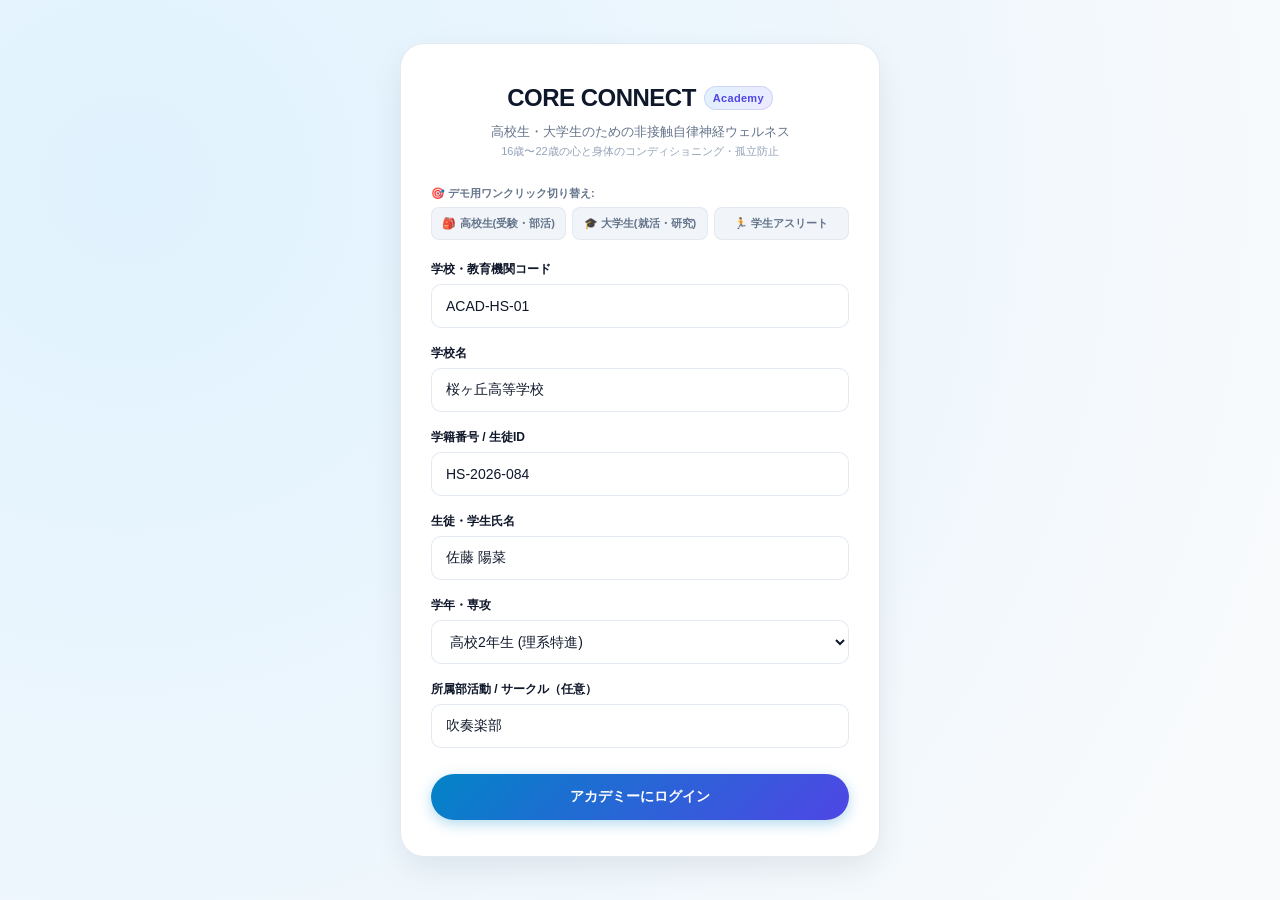
<file: index.html>
<!DOCTYPE html>
<html lang="ja">
<head>
    <meta charset="UTF-8">
    <meta name="viewport" content="width=device-width, initial-scale=1.0, user-scalable=no, viewport-fit=cover">
    <title>CORE CONNECT Academy - ユース自律神経ウェルネス & セルフケア</title>
    <!-- Link to the standard design system -->
    <link rel="stylesheet" href="portal.css">
    <style>
        /* Additional SaaS / Academy Specific Styles */
        .login-container {
            min-height: 100vh;
            width: 100%;
            display: flex;
            align-items: center;
            justify-content: center;
            padding: 24px 16px;
            background: radial-gradient(circle at 10% 20%, #e0f2fe 0%, #f8fafc 90%);
        }

        .login-card {
            width: 100%;
            max-width: 480px;
            background: #ffffff;
            border: 1px solid var(--border-color);
            box-shadow: 0 12px 35px -5px rgba(15, 23, 42, 0.1);
            border-radius: 24px;
            padding: 36px 30px;
            margin: 0 auto;
            transition: all 0.2s ease;
        }

        .login-logo {
            text-align: center;
            font-size: 24px;
            font-weight: 800;
            letter-spacing: -0.5px;
            color: var(--text-primary);
            display: flex;
            align-items: center;
            justify-content: center;
            gap: 8px;
            margin-bottom: 6px;
        }

        .login-subtitle {
            text-align: center;
            font-size: 13px;
            color: var(--text-secondary);
            margin-bottom: 24px;
            line-height: 1.5;
        }

        .preset-buttons {
            display: grid;
            grid-template-columns: repeat(3, 1fr);
            gap: 6px;
            margin-bottom: 20px;
        }

        .preset-btn {
            padding: 8px 6px;
            background: #f1f5f9;
            border: 1px solid var(--border-color);
            border-radius: 8px;
            font-size: 11px;
            font-weight: 600;
            color: var(--text-secondary);
            cursor: pointer;
            text-align: center;
            transition: all 0.15s ease;
            white-space: nowrap;
            overflow: hidden;
            text-overflow: ellipsis;
        }

        .preset-btn:hover {
            background: #e2e8f0;
            color: var(--text-primary);
            border-color: var(--accent-sky);
        }

        .login-btn {
            width: 100%;
            background: linear-gradient(135deg, #0284c7 0%, #4f46e5 100%);
            border: none;
            border-radius: 9999px;
            padding: 13px;
            color: #ffffff;
            font-weight: 700;
            font-size: 14px;
            cursor: pointer;
            transition: all 0.2s ease;
            margin-top: 10px;
            box-shadow: 0 4px 14px rgba(2, 132, 199, 0.3);
            min-height: 46px;
        }

        .login-btn:hover {
            opacity: 0.95;
            transform: translateY(-1px);
            box-shadow: 0 6px 18px rgba(2, 132, 199, 0.4);
        }

        /* Academy Header Info */
        .academy-header-info {
            font-size: 12px;
            color: var(--text-secondary);
            background: #f1f5f9;
            border: 1px solid var(--border-color);
            padding: 6px 14px;
            border-radius: 9999px;
            display: inline-flex;
            align-items: center;
            gap: 8px;
            flex-wrap: wrap;
        }

        .student-badge {
            background: #e0f2fe;
            color: var(--accent-blue);
            font-weight: 700;
            padding: 2px 8px;
            border-radius: 4px;
            font-size: 11px;
        }

        /* Analytics Chart Container */
        .analytics-chart-container {
            height: 180px;
            margin-top: 18px;
            position: relative;
            display: flex;
            align-items: flex-end;
            gap: 12px;
            padding: 10px 10px 0;
            border-bottom: 1px dashed var(--border-color);
            box-sizing: border-box;
            overflow-x: auto;
        }

        .trend-point {
            flex: 1;
            min-width: 32px;
            display: flex;
            flex-direction: column;
            align-items: center;
            gap: 8px;
            height: 100%;
            justify-content: flex-end;
        }

        .trend-bar {
            width: 24px;
            border-radius: 6px 6px 0 0;
            transition: height 0.5s cubic-bezier(0.4, 0, 0.2, 1);
            position: relative;
            cursor: pointer;
        }

        .trend-bar:hover::after {
            content: attr(data-val);
            position: absolute;
            top: -30px;
            left: 50%;
            transform: translateX(-50%);
            background: #0f172a;
            color: #fff;
            padding: 4px 8px;
            border-radius: 6px;
            font-size: 11px;
            font-weight: 600;
            white-space: nowrap;
            z-index: 10;
            box-shadow: 0 4px 12px rgba(0,0,0,0.2);
        }

        .trend-date {
            font-size: 10px;
            color: var(--text-secondary);
            font-weight: 600;
            white-space: nowrap;
        }

        .empty-chart-state {
            width: 100%;
            height: 100%;
            display: flex;
            flex-direction: column;
            align-items: center;
            justify-content: center;
            color: var(--text-secondary);
            font-size: 12px;
            text-align: center;
            line-height: 1.6;
        }

        /* Condition Summary Grid */
        .condition-grid {
            display: grid;
            grid-template-columns: repeat(auto-fit, minmax(140px, 1fr));
            gap: 12px;
            margin-top: 16px;
        }

        .condition-stat-box {
            background: #f8fafc;
            border: 1px solid var(--border-color);
            border-radius: 12px;
            padding: 12px 14px;
        }

        .condition-stat-label {
            font-size: 11px;
            font-weight: 600;
            color: var(--text-secondary);
            margin-bottom: 4px;
        }

        .condition-stat-val {
            font-size: 20px;
            font-weight: 800;
            color: var(--text-primary);
        }

        /* Mobile specific overrides for index.html */
        @media (max-width: 480px) {
            .login-container {
                padding: 16px 12px;
                align-items: flex-start;
            }

            .login-card {
                padding: 24px 16px;
                border-radius: 18px;
                box-shadow: 0 8px 25px rgba(15, 23, 42, 0.08);
            }

            .login-logo {
                font-size: 20px;
            }

            .login-subtitle {
                font-size: 12px;
                margin-bottom: 18px;
            }

            .preset-buttons {
                grid-template-columns: 1fr;
                gap: 6px;
            }

            .preset-btn {
                padding: 8px 10px;
                font-size: 11.5px;
                text-align: center;
            }

            .academy-header-info {
                width: 100%;
                justify-content: space-between;
                font-size: 11px;
                padding: 6px 10px;
            }

            .condition-grid {
                grid-template-columns: 1fr 1fr;
                gap: 8px;
            }

            .condition-stat-box {
                padding: 10px;
            }

            .condition-stat-val {
                font-size: 18px;
            }
        }

        /* Fullscreen Actions Styles */
        .breathing-container {
            text-align: center;
            padding: 20px 0;
            display: flex;
            flex-direction: column;
            align-items: center;
            justify-content: center;
            flex: 1;
        }

        .breath-circle {
            width: 250px;
            height: 250px;
            border-radius: 50%;
            background: radial-gradient(circle, #38bdf8 0%, #4f46e5 100%);
            margin: 30px auto;
            display: flex;
            align-items: center;
            justify-content: center;
            color: #ffffff;
            font-size: 26px;
            font-weight: 800;
            box-shadow: 0 0 60px rgba(56, 189, 248, 0.5);
            transition: transform 4s cubic-bezier(0.4, 0, 0.2, 1), box-shadow 4s ease;
        }

        .breath-circle.expand {
            transform: scale(1.35);
            box-shadow: 0 0 90px rgba(56, 189, 248, 0.85);
        }

        .breath-circle.contract {
            transform: scale(0.8);
            box-shadow: 0 0 30px rgba(56, 189, 248, 0.3);
        }

        #eyeGameCanvas {
            width: 92vw;
            max-width: 1100px;
            height: calc(100vh - 230px);
            min-height: 280px;
            max-height: 620px;
            background: radial-gradient(circle at 50% 50%, #0f172a 0%, #020617 100%);
            border: 2px solid rgba(236, 72, 153, 0.3);
            border-radius: 20px;
            margin-top: 14px;
            box-shadow: 0 10px 40px rgba(0, 0, 0, 0.6);
        }

        .stretch-step-box {
            background: rgba(30, 41, 59, 0.7);
            border: 1.5px solid rgba(255, 255, 255, 0.15);
            border-radius: 20px;
            padding: 28px 24px;
            text-align: center;
            margin: 20px auto;
            max-width: 720px;
            width: 90vw;
            transition: all 0.3s ease;
            backdrop-filter: blur(10px);
            color: #ffffff;
        }

        .stretch-step-box.active {
            border-color: var(--accent-sky);
            background: rgba(14, 165, 233, 0.12);
            box-shadow: 0 8px 30px rgba(56, 189, 248, 0.25);
        }

        .stretch-anim-icon {
            font-size: 64px;
            margin-bottom: 12px;
            display: inline-block;
            animation: bounceSoft 2s infinite ease-in-out;
        }

        @keyframes bounceSoft {
            0%, 100% { transform: translateY(0); }
            50% { transform: translateY(-8px); }
        }

        .progress-bar-container {
            width: 100%;
            height: 8px;
            background: rgba(255, 255, 255, 0.15);
            border-radius: 9999px;
            overflow: hidden;
            margin: 12px 0;
        }

        .progress-bar-fill {
            height: 100%;
            background: linear-gradient(90deg, #38bdf8, #4f46e5);
            width: 0%;
            transition: width 0.3s linear;
        }
    </style>
</head>
<body>

    <!-- 1. Academy Student Login Section -->
    <div class="login-container" id="loginSection">
        <div class="login-card">
            <div class="login-logo">
                CORE CONNECT <span class="logo-badge">Academy</span>
            </div>
            <div class="login-subtitle">
                高校生・大学生のための非接触自律神経ウェルネス<br>
                <span style="font-size: 11px; color: var(--text-muted);">16歳〜22歳の心と身体のコンディショニング・孤立防止</span>
            </div>

            <!-- Demo Presets -->
            <div style="font-size: 11px; font-weight: 700; color: var(--text-secondary); margin-bottom: 6px;">
                🎯 デモ用ワンクリック切り替え:
            </div>
            <div class="preset-buttons">
                <button type="button" class="preset-btn" onclick="applyPreset('highschool')">🎒 高校生(受験・部活)</button>
                <button type="button" class="preset-btn" onclick="applyPreset('university')">🎓 大学生(就活・研究)</button>
                <button type="button" class="preset-btn" onclick="applyPreset('athlete')">🏃 学生アスリート</button>
            </div>

            <form id="academyLoginForm" onsubmit="handleAcademyLogin(event); return false;">
                <div class="form-group">
                    <label for="schoolCode">学校・教育機関コード</label>
                    <input type="text" id="schoolCode" class="form-input" required value="ACAD-HS-01" placeholder="例: ACAD-HS-01">
                </div>
                <div class="form-group">
                    <label for="schoolName">学校名</label>
                    <input type="text" id="schoolName" class="form-input" required value="桜ヶ丘高等学校" placeholder="例: 桜ヶ丘高等学校">
                </div>
                <div class="form-group">
                    <label for="studentId">学籍番号 / 生徒ID</label>
                    <input type="text" id="studentId" class="form-input" required value="HS-2026-084" placeholder="例: HS-2026-084">
                </div>
                <div class="form-group">
                    <label for="studentName">生徒・学生氏名</label>
                    <input type="text" id="studentName" class="form-input" required value="佐藤 陽菜" placeholder="例: 佐藤 陽菜">
                </div>
                <div class="form-group">
                    <label for="studentGrade">学年・専攻</label>
                    <select id="studentGrade" class="form-input" required>
                        <option value="高校1年生">高校1年生</option>
                        <option value="高校2年生 (理系特進)" selected>高校2年生 (理系特進)</option>
                        <option value="高校3年生 (大学受験生)">高校3年生 (大学受験生)</option>
                        <option value="大学1年生">大学1年生 (新生活)</option>
                        <option value="大学2年生">大学2年生</option>
                        <option value="大学3年生 (就活準備)">大学3年生 (就活準備)</option>
                        <option value="大学4年生 / 院生">大学4年生 / 院生 (卒論・研究)</option>
                    </select>
                </div>
                <div class="form-group">
                    <label for="studentClub">所属部活動 / サークル（任意）</label>
                    <input type="text" id="studentClub" class="form-input" value="吹奏楽部" placeholder="例: 陸上部, サッカー部, 軽音サークル, なし">
                </div>
                <button type="button" class="login-btn" onclick="handleAcademyLogin(event)">アカデミーにログイン</button>
            </form>
        </div>
    </div>

    <!-- 2. Academy Main Dashboard -->
    <div id="portalSection" style="display: none;">
        <!-- Header -->
        <header>
            <div class="logo">
                CORE CONNECT <span class="logo-badge">Academy</span>
            </div>
            <div style="display: flex; align-items: center; gap: 14px;">
                <div class="academy-header-info">
                    <span class="student-badge" id="displaySchool">桜ヶ丘高等学校</span>
                    <span class="student-badge" id="displayDept" style="background:#ede9fe; color:var(--accent-indigo);">高校2年生</span>
                    <span id="displayName" style="font-weight: 700; color: var(--text-primary);">佐藤 陽菜 さん</span>
                    <span style="color: var(--border-color);">|</span>
                    <span id="displayStudentId" style="font-family: monospace; color: var(--text-muted);">HS-2026-084</span>
                </div>
                <button class="btn btn-secondary" style="padding: 6px 14px; font-size: 11px;" onclick="handleAcademyLogout()">ログアウト</button>
            </div>
        </header>

        <!-- Main Workspace -->
        <div class="main-container">
            <!-- Left Panel -->
            <div class="workspace-panel">
                
                <!-- Medical Advisor Card (久保 肇 医師) -->
                <div class="glass-card" style="display: flex; gap: 16px; align-items: center; border-left: 4px solid var(--accent-blue);">
                    <div style="width: 52px; height: 52px; border-radius: 50%; background: #e0f2fe; border: 1.5px solid #38bdf8; color: var(--accent-blue); font-size: 15px; font-weight: 800; display: flex; align-items: center; justify-content: center; flex-shrink: 0;">
                        MD
                    </div>
                    <div>
                        <div style="font-size: 10px; color: var(--accent-blue); font-weight: 800; letter-spacing: 0.8px; text-transform: uppercase;">MEDICAL ADVISOR & SUPERVISOR</div>
                        <div style="font-size: 14px; font-weight: 700; color: var(--text-primary); margin-top: 2px;">顧問・医学監修：久保 肇 医師（医学博士）</div>
                        <div style="font-size: 11.5px; color: var(--text-secondary); line-height: 1.5; margin-top: 3px;">
                            京都大学医学部卒、元京都大学助教授、文科省学術調査官を歴任。「自律神経活動のゆらぎ（HRV）は、多感な思春期・青年期のメンタル負荷や起立性調節の乱れを検知する国際的指標です。毎朝30秒の非接触スキャンを行い、自分自身の最適な心身バランスを見出しましょう。」
                        </div>
                    </div>
                </div>

                <!-- 30-Second rPPG Scan CTA Card -->
                <div class="glass-card" style="background: linear-gradient(135deg, #0284c7 0%, #3b82f6 50%, #6366f1 100%); color: #ffffff; padding: 28px 32px; border: none; box-shadow: 0 10px 25px rgba(2, 132, 199, 0.25);">
                    <div style="display: flex; align-items: center; justify-content: space-between; gap: 24px; flex-wrap: wrap;">
                        <div style="flex: 1; min-width: 260px;">
                            <div style="display: flex; align-items: center; gap: 8px; margin-bottom: 8px;">
                                <span style="background: rgba(255,255,255,0.2); backdrop-filter: blur(8px); font-size: 10px; padding: 3px 10px; border-radius: 9999px; font-weight: 700; letter-spacing: 0.5px;">非接触 rPPG スキャナー</span>
                                <span style="font-size: 11px; opacity: 0.9;">AIカメラ測定</span>
                            </div>
                            <h2 style="font-size: 20px; font-weight: 800; line-height: 1.3; margin-bottom: 8px;">
                                30秒でお顔から自律神経ストレスをチェック
                            </h2>
                            <p style="font-size: 12.5px; opacity: 0.9; line-height: 1.6; margin: 0;">
                                お顔の血流の微細な輝度変化から心拍変動（RMSSD）を測定。朝の覚醒度、テスト・面接前の緊張度、部活のリカバリー状態を瞬時に解析します。
                            </p>
                        </div>
                        <div>
                            <button class="btn btn-pill" onclick="location.href='face_analyzer.html'" style="background: #ffffff; color: #0f172a; font-size: 14px; font-weight: 700; padding: 14px 32px; box-shadow: 0 4px 15px rgba(0,0,0,0.15); display: flex; align-items: center; gap: 8px; cursor: pointer; border: none;">
                                <span>30秒測定をスタート</span>
                                <svg width="16" height="16" viewBox="0 0 24 24" fill="none" stroke="currentColor" stroke-width="2.5" stroke-linecap="round" stroke-linejoin="round"><polyline points="9 18 15 12 9 6"></polyline></svg>
                            </button>
                        </div>
                    </div>
                </div>

                <!-- Latest Condition & Insights Card -->
                <div class="glass-card">
                    <div style="display: flex; justify-content: space-between; align-items: center; margin-bottom: 12px;">
                        <div class="panel-title">
                            <span>🌿 本日のコンディション状態</span>
                        </div>
                        <span id="latestConditionBadge" class="badge badge-green">良好</span>
                    </div>

                    <div id="conditionAdviceText" style="font-size: 13px; color: var(--text-secondary); background: #f8fafc; border-left: 3px solid var(--accent-green); padding: 12px 14px; border-radius: 8px; margin-bottom: 16px; line-height: 1.5;">
                        ✨ <strong>自律神経バランスは絶好調です！</strong> 副交感神経がしっかり働き、回復力と集中力が高まっています。
                    </div>

                    <div class="condition-grid">
                        <div class="condition-stat-box">
                            <div class="condition-stat-label">自律神経スコア (RMSSD)</div>
                            <div class="condition-stat-val" id="latestHrvScore" style="color: var(--accent-blue);">58 ms</div>
                            <div style="font-size: 10px; color: var(--text-muted); margin-top: 2px;">青年期平均: 45〜65ms</div>
                        </div>
                        <div class="condition-stat-box">
                            <div class="condition-stat-label">推定安静時心拍数</div>
                            <div class="condition-stat-val" id="latestHrVal">66 bpm</div>
                            <div style="font-size: 10px; color: var(--text-muted); margin-top: 2px;">安定ゾーン (60-80)</div>
                        </div>
                        <div class="condition-stat-box">
                            <div class="condition-stat-label">朝の覚醒スイッチ度</div>
                            <div class="condition-stat-val" style="color: var(--accent-indigo);">92%</div>
                            <div style="font-size: 10px; color: var(--text-muted); margin-top: 2px;">スムーズな切り替え</div>
                        </div>
                        <div class="condition-stat-box">
                            <div class="condition-stat-label">おすすめアクション</div>
                            <div style="font-size: 13px; font-weight: 700; color: var(--text-primary); margin-top: 6px;">
                                🎯 難問への挑戦・実力発揮
                            </div>
                        </div>
                    </div>
                </div>

                <!-- Personal HRV Trend History Chart -->
                <div class="glass-card">
                    <div style="display: flex; justify-content: space-between; align-items: center;">
                        <div class="panel-title">
                            <span>📈 自律神経トレンド履歴 (RMSSD推移)</span>
                        </div>
                        <span style="font-size: 11px; color: var(--text-muted);">直近の測定推移</span>
                    </div>

                    <div class="analytics-chart-container" id="hrvChart">
                        <!-- Populated dynamically via JS -->
                    </div>
                    <div style="display: flex; justify-content: center; gap: 20px; margin-top: 14px; font-size: 11px; color: var(--text-secondary);">
                        <span style="display: flex; align-items: center; gap: 6px;"><span style="width: 10px; height: 10px; border-radius: 2px; background: #34d399;"></span> 良好・充実 (55ms以上)</span>
                        <span style="display: flex; align-items: center; gap: 6px;"><span style="width: 10px; height: 10px; border-radius: 2px; background: var(--accent-blue);"></span> 通常バランス (40-54ms)</span>
                        <span style="display: flex; align-items: center; gap: 6px;"><span style="width: 10px; height: 10px; border-radius: 2px; background: var(--accent-orange);"></span> 要休息・過緊張 (39ms以下)</span>
                    </div>
                </div>

                <!-- HRV Scientific Evidence & Medical Explanation Card -->
                <div class="glass-card" style="padding: 20px;">
                    <div style="display: flex; justify-content: space-between; align-items: center; margin-bottom: 8px;">
                        <div class="panel-title" style="font-size: 14px; margin: 0;">
                            <span>📚 HRV（心拍変動）の医学的根拠と判定基準</span>
                        </div>
                        <button type="button" class="btn btn-secondary" onclick="openLogicModal()" style="padding: 4px 12px; font-size: 11px; border-radius: 9999px; border: 1px solid var(--accent-blue); color: var(--accent-blue); background: #f0f9ff; cursor: pointer; display: flex; align-items: center; gap: 4px;">
                            <span>ℹ️ 算出ロジック解説 (POPUP)</span>
                        </button>
                    </div>
                    <div style="font-size: 12px; color: var(--text-secondary); line-height: 1.6; margin-bottom: 12px;">
                        <strong>【なぜ心拍は一定ではなく揺らぐのか？】</strong><br>
                        健康な心臓の拍動リズムはメトロノームのように均一ではなく、呼吸や自律神経（交感神経・副交感神経）の働きによって一拍ごとにミリ秒単位で微細に変化しています。ストレスや疲労が溜まると拍動間隔が硬直化（HRV低下）し、リラックス・回復期には豊かに変化（HRV上昇）します。
                    </div>

                    <div style="background: #f8fafc; border: 1px solid var(--border-color); border-radius: 10px; padding: 12px; font-size: 11.5px;">
                        <div style="font-weight: 700; color: var(--text-primary); margin-bottom: 6px;">📊 青年期（16〜22歳）のRMSSD評価基準（久保医師監修）</div>
                        <div style="display: flex; justify-content: space-between; margin-bottom: 3px;">
                            <span>🟢 <strong>55 ms 以上</strong>: 副交感神経優位・高回復（試験・試合での実力発揮モード）</span>
                            <span class="badge badge-green">絶好調</span>
                        </div>
                        <div style="display: flex; justify-content: space-between; margin-bottom: 3px;">
                            <span>🔵 <strong>40 〜 54 ms</strong>: 通常バランス（青年期の標準的安定ゾーン）</span>
                            <span class="badge badge-blue">通常</span>
                        </div>
                        <div style="display: flex; justify-content: space-between; margin-bottom: 3px;">
                            <span>🟡 <strong>30 〜 39 ms</strong>: 交感神経優位・やや緊張疲労（軽度ストレス）</span>
                            <span class="badge badge-orange">注意</span>
                        </div>
                        <div style="display: flex; justify-content: space-between;">
                            <span>🔴 <strong>30 ms 未満</strong>: ストレス過多・自律神経機能低下の兆候</span>
                            <span class="badge badge-pink">要休養</span>
                        </div>
                    </div>
                </div>

                <!-- 4-Panel Manga Self-Care Theater Card (NEW) -->
                <div class="glass-card" style="background: linear-gradient(135deg, #ffffff 0%, #f0fdf4 50%, #eff6ff 100%); border: 2px solid #38bdf8; padding: 22px; box-shadow: 0 8px 25px rgba(56, 189, 248, 0.12); margin-top: 6px;">
                    <div style="display: flex; justify-content: space-between; align-items: center; margin-bottom: 8px; flex-wrap: wrap; gap: 8px;">
                        <div style="display: flex; align-items: center; gap: 8px;">
                            <span style="font-size: 22px;">📚</span>
                            <div>
                                <span class="badge badge-pink" style="font-size: 10px; margin-bottom: 2px;">タイパ最強・10秒でわかる！</span>
                                <h3 style="font-size: 16px; font-weight: 800; color: var(--text-primary); margin: 0;">
                                    4コマ漫画でわかる！学生のからだリセット劇場
                                </h3>
                            </div>
                        </div>
                        <button class="btn btn-primary" onclick="openMangaModal('neck')" style="border-radius: 9999px; font-size: 12px; padding: 8px 18px; background: linear-gradient(135deg, #0284c7, #4f46e5);">
                            📖 4コマ漫画を読む ➔
                        </button>
                    </div>
                    <p style="font-size: 12px; color: var(--text-secondary); line-height: 1.5; margin: 0 0 12px 0;">
                        「肩こり・首凝り・腰痛・背部痛・朝起きられない」など、学生あるあるのお悩みの原因と即効ストレッチを4コマ漫画でサクッと解説！
                    </p>
                    <div style="display: flex; gap: 8px; overflow-x: auto; padding-bottom: 4px;">
                        <button type="button" class="preset-btn" onclick="openMangaModal('neck')" style="background:#fff;">📱 首凝り・スマホ首</button>
                        <button type="button" class="preset-btn" onclick="openMangaModal('back')" style="background:#fff;">🎒 巻き肩・背中痛</button>
                        <button type="button" class="preset-btn" onclick="openMangaModal('waist')" style="background:#fff;">🪑 座りっぱなし腰痛</button>
                        <button type="button" class="preset-btn" onclick="openMangaModal('morning')" style="background:#fff;">⏰ 朝起きられないOD</button>
                        <button type="button" class="preset-btn" onclick="openMangaModal('exam')" style="background:#fff;">📝 試験前パニック</button>
                    </div>
                </div>

                <!-- Youth Self-Care Articles & Columns -->
                <div style="margin-top: 10px;">
                    <div style="display: flex; justify-content: space-between; align-items: center; margin-bottom: 12px;">
                        <div style="font-size: 16px; font-weight: 800; color: var(--text-primary); display: flex; align-items: center; gap: 8px;">
                            <span>💡 ユース・セルフケアガイド＆実践コラム</span>
                        </div>
                    </div>

                    <!-- Category Tabs -->
                    <div class="tab-container">
                        <button class="tab-btn active" data-tab="study">集中・受験・就活</button>
                        <button class="tab-btn" data-tab="sleep">起立性調節障害・睡眠</button>
                        <button class="tab-btn" data-tab="sports">部活動・アスリート</button>
                        <button class="tab-btn" data-tab="mental">SNS疲れ・孤立防止SOS</button>
                    </div>

                    <!-- Article Grid -->
                    <div class="feed-grid" id="articleGrid">
                        <!-- Populated dynamically via JS -->
                    </div>
                </div>

            </div>

            <!-- Right Panel -->
            <div class="control-panel">
                
                <!-- Campus Counseling & SOS Card -->
                <div class="glass-card" style="border: 1px solid rgba(79, 70, 229, 0.2); background: linear-gradient(180deg, #ffffff 0%, #f5f3ff 100%);">
                    <div style="display: flex; align-items: center; gap: 8px; margin-bottom: 10px;">
                        <span style="font-size: 18px;">🤝</span>
                        <div class="panel-title" style="color: var(--accent-indigo);">キャンパス相談室・保健室</div>
                    </div>
                    <div style="font-size: 12.5px; color: var(--text-secondary); line-height: 1.6; margin-bottom: 16px;">
                        「最近眠れない」「誰にも言えない不安がある」「勉強や進路で息が詰まる」など、些細なことでもお気軽にご相談ください。
                    </div>
                    <button class="btn btn-primary" onclick="openConsultModal()" style="width: 100%; border-radius: 9999px; background: linear-gradient(135deg, #4f46e5 0%, #7c3aed 100%); font-size: 12px; padding: 11px;">
                        💬 相談室・カウンセラーに予約・相談
                    </button>
                </div>

                <!-- Instant Action Suite Card (Breathing, Eye Training, Stretch) -->
                <div class="glass-card" style="padding: 20px;">
                    <div class="panel-title" style="margin-bottom: 8px;">
                        <span>⚡ ユース・即効改善アクション</span>
                    </div>
                    <div style="font-size: 11.5px; color: var(--text-secondary); line-height: 1.5; margin-bottom: 12px;">
                        測定スコアやお好みに合わせて、いつでも自律神経と血流をリセットできます。
                    </div>
                    <div style="display: flex; flex-direction: column; gap: 8px;">
                        <button class="btn btn-secondary" onclick="openBreathingModal()" style="width: 100%; font-size: 11.5px; border-radius: 9999px; text-align: left; padding: 8px 14px; display: flex; justify-content: space-between; align-items: center;">
                            <span>🫁 1分間 4秒ボックス呼吸</span>
                            <span>▶ 開始</span>
                        </button>
                        <button class="btn btn-secondary" onclick="openEyeGameModal()" style="width: 100%; font-size: 11.5px; border-radius: 9999px; text-align: left; padding: 8px 14px; display: flex; justify-content: space-between; align-items: center;">
                            <span>👀 30秒 アイトレーニング</span>
                            <span>▶ 遊ぶ</span>
                        </button>
                        <button class="btn btn-secondary" onclick="openStretchModal()" style="width: 100%; font-size: 11.5px; border-radius: 9999px; text-align: left; padding: 8px 14px; display: flex; justify-content: space-between; align-items: center; border: 1.5px solid #38bdf8;">
                            <span>🧘 4コマ漫画で学ぶお悩み別ストレッチ</span>
                            <span>▶ 読む・実践</span>
                        </button>
                    </div>
                </div>

                <!-- Strict Privacy Card -->
                <div class="glass-card" style="padding: 20px;">
                    <div class="panel-title" style="margin-bottom: 8px; font-size: 13px;">
                        <span>🛡️ 完全プライバシー保護ポリシー</span>
                    </div>
                    <div style="font-size: 11.5px; color: var(--text-secondary); line-height: 1.6;">
                        本システムで測定された個人の生体データ（心拍数・HRV・ストレス値）は端末内で暗号化処理され、<strong>先生や保護者が特定の生徒の数値を無断で閲覧することはシステム上できません</strong>。<br>
                        学校に提供されるのはクラス・学年単位の匿名統計データのみです。
                    </div>
                </div>

                <!-- Admin Link Card -->
                <div class="glass-card" style="padding: 20px;">
                    <div class="panel-title" style="margin-bottom: 8px; font-size: 13px;">
                        <span>🏫 教育関係者・保健室向けポータル</span>
                    </div>
                    <div style="font-size: 11.5px; color: var(--text-secondary); line-height: 1.5; margin-bottom: 12px;">
                        養護教諭・スクールカウンセラー・学年主任の方は、こちらから学年全体の匿名集計ダッシュボードにアクセスできます。
                    </div>
                    <button class="btn btn-secondary" onclick="location.href='admin.html'" style="width: 100%; font-size: 11px; border-radius: 9999px;">
                        🏢 学校管理者ダッシュボード ➔
                    </button>
                </div>

            </div>
        </div>
    </div>

    <!-- Article Detail Modal -->
    <div class="modal-overlay" id="articleModal">
        <div class="modal-content">
            <button class="modal-close" onclick="closeArticleModal()">&times;</button>
            <span class="badge badge-blue" id="modalArticleBadge" style="margin-bottom: 12px;">集中・試験対策</span>
            <h3 id="modalArticleTitle" style="font-size: 18px; font-weight: 800; color: var(--text-primary); margin-bottom: 16px; line-height: 1.4;">記事タイトル</h3>
            <div id="modalArticleBody" style="font-size: 13.5px; color: var(--text-secondary); line-height: 1.7;">
                <!-- Article Content -->
            </div>
            <div style="margin-top: 24px; text-align: center;">
                <button class="btn btn-secondary" onclick="closeArticleModal()" style="border-radius: 9999px; padding: 8px 24px;">閉じる</button>
            </div>
        </div>
    </div>

    <!-- Consultation Request Modal -->
    <div class="modal-overlay" id="consultModal">
        <div class="modal-content">
            <button class="modal-close" onclick="closeConsultModal()">&times;</button>
            <div style="display: flex; align-items: center; gap: 8px; margin-bottom: 12px;">
                <span style="font-size: 20px;">🤝</span>
                <h3 style="font-size: 18px; font-weight: 800; color: var(--text-primary);">キャンパス相談室・予約フォーム</h3>
            </div>
            <p style="font-size: 12.5px; color: var(--text-secondary); margin-bottom: 20px; line-height: 1.5;">
                スクールカウンセラーや養護教諭（保健室の先生）に相談リクエストを送信します。匿名でのメッセージ相談も可能です。
            </p>
            <form onsubmit="submitConsultRequest(event)">
                <div class="form-group">
                    <label for="consultType">相談内容のカテゴリ</label>
                    <select id="consultType" class="form-input" required>
                        <option value="勉強・進路・受験の不安">勉強・進路・受験の不安</option>
                        <option value="朝起きられない・身体のだるさ・睡眠">朝起きられない・身体のだるさ・睡眠</option>
                        <option value="友人関係・SNS疲れ・対人ストレス">友人関係・SNS疲れ・対人ストレス</option>
                        <option value="部活動・スポーツのプレッシャー">部活動・スポーツのプレッシャー</option>
                        <option value="なんとなくモヤモヤする（話を聞いてほしい）">なんとなくモヤモヤする（話を聞いてほしい）</option>
                    </select>
                </div>
                <div class="form-group">
                    <label for="consultMemo">相談したいこと・メモ（任意）</label>
                    <textarea id="consultMemo" class="form-input" rows="4" placeholder="例: 最近朝起きるのがしんどくて学校に行きづらいです。少し話を聞いてほしいです。" style="resize: vertical;"></textarea>
                </div>
                <div class="form-group" style="display: flex; align-items: center; gap: 8px; margin-top: 10px;">
                    <input type="checkbox" id="consultAnon" style="width: 16px; height: 16px; cursor: pointer;">
                    <label for="consultAnon" style="margin: 0; font-size: 12px; cursor: pointer; color: var(--text-secondary);">
                        匿名で送信する（名前や学籍番号を伏せて相談）
                    </label>
                </div>
                <div style="display: flex; gap: 12px; margin-top: 24px;">
                    <button type="button" class="btn btn-secondary" onclick="closeConsultModal()" style="flex: 1; border-radius: 9999px;">キャンセル</button>
                    <button type="submit" class="btn btn-primary" style="flex: 2; border-radius: 9999px;">リクエストを送信する</button>
                </div>
            </form>
        </div>
    </div>

    <!-- Logic Explanation Modal (POPUP) -->
    <div class="modal-overlay" id="logicModal">
        <div class="modal-content" style="max-width: 680px; max-height: 85vh; overflow-y: auto; text-align: left;">
            <button class="modal-close" onclick="closeLogicModal()">&times;</button>
            
            <div style="display: flex; align-items: center; gap: 8px; margin-bottom: 6px;">
                <span class="badge badge-blue">国際自律神経学会基準 (ESC/NASPE)</span>
                <span class="badge badge-indigo">久保 肇 医師 監修</span>
            </div>
            
            <h3 style="font-size: 20px; font-weight: 800; color: var(--text-primary); margin-bottom: 6px;">
                🔬 生体パラメータ算出ロジック & 医学的根拠
            </h3>
            <p style="font-size: 12px; color: var(--text-secondary); margin-bottom: 16px;">
                本システムがカメラ映像（rPPG非接触光学センシング）から各指標をどのように測定・算出しているかの科学的アルゴリズム解説です。
            </p>

            <!-- Flow Diagram Box -->
            <div style="background: #f1f5f9; border: 1px solid var(--border-color); border-radius: 12px; padding: 14px; margin-bottom: 18px;">
                <div style="font-size: 11px; font-weight: 800; color: var(--accent-blue); letter-spacing: 0.5px; margin-bottom: 8px;">
                    ⚡ リアルタイム生体計測フロー（カメラ ➔ 数値化）
                </div>
                <div style="display: grid; grid-template-columns: repeat(auto-fit, minmax(130px, 1fr)); gap: 8px; font-size: 11px;">
                    <div style="background:#fff; padding:8px 10px; border-radius:8px; border-left:3px solid var(--accent-blue);">
                        <strong>① ROI追跡</strong><br>額・両頬の毛細血管エリアをFaceMeshでトラッキング
                    </div>
                    <div style="background:#fff; padding:8px 10px; border-radius:8px; border-left:3px solid var(--accent-teal);">
                        <strong>② rPPG脈波抽出</strong><br>Green輝度の微小変動からヘモグロビン吸光度波形を復元
                    </div>
                    <div style="background:#fff; padding:8px 10px; border-radius:8px; border-left:3px solid var(--accent-indigo);">
                        <strong>③ RR間隔抽出</strong><br>拍動の山と山の時間差（ms）をミリ秒単位で時系列化
                    </div>
                    <div style="background:#fff; padding:8px 10px; border-radius:8px; border-left:3px solid var(--accent-purple);">
                        <strong>④ 指数・処方箋</strong><br>統計・周波数FFT・年代モデルから総合判定
                    </div>
                </div>
            </div>

            <!-- Detailed Parameter Breakdown -->
            <div style="display: flex; flex-direction: column; gap: 14px;">
                
                <!-- SDNN -->
                <div style="background: #ffffff; border: 1px solid var(--border-color); border-radius: 12px; padding: 14px;">
                    <div style="display: flex; justify-content: space-between; align-items: center; margin-bottom: 6px;">
                        <span style="font-size: 14px; font-weight: 800; color: var(--accent-indigo);">1. SDNN（拍動間隔の標準偏差）</span>
                        <span class="badge badge-indigo">統計学的指標</span>
                    </div>
                    <div style="font-size: 12px; color: var(--text-secondary); line-height: 1.6;">
                        <strong>【算出方法】</strong> 30秒間に計測された全拍動（NN/RR間隔）の統計的標準偏差を計算：<br>
                        <code style="background:#f8fafc; padding:2px 6px; border-radius:4px; font-family:monospace;">SDNN = √( 1/(N-1) × Σ(RR_i - 平均RR)^2 )</code><br>
                        <strong>【医学的意味】</strong> 自律神経系（交感神経＋副交感神経）全体の総合的な活動量・環境適応力・ストレス耐性を反映します。50ms以上が良好な柔軟性の目安です。
                    </div>
                </div>

                <!-- LF / HF -->
                <div style="background: #ffffff; border: 1px solid var(--border-color); border-radius: 12px; padding: 14px;">
                    <div style="display: flex; justify-content: space-between; align-items: center; margin-bottom: 6px;">
                        <span style="font-size: 14px; font-weight: 800; color: var(--accent-teal);">2. LF / HF 比（自律神経バランス比）</span>
                        <span class="badge badge-teal">周波数解析 (FFT)</span>
                    </div>
                    <div style="font-size: 12px; color: var(--text-secondary); line-height: 1.6;">
                        <strong>【算出方法】</strong> RR間隔データを高速フーリエ変換（FFT）し、周波数成分を分離：<br>
                        ・<strong>LF (0.04〜0.15Hz):</strong> 交感神経＋副交感神経の複合活動（緊張・活動）<br>
                        ・<strong>HF (0.15〜0.40Hz):</strong> 呼吸連動の純粋な副交感神経活動（リラックス・休息）<br>
                        <strong>【医学的意味】</strong> <code style="background:#f8fafc; padding:2px 6px; border-radius:4px; font-family:monospace;">LF/HF 比</code> が <strong>1.0〜2.0</strong> の範囲が理想バランス。2.5以上は過緊張・プレッシャー、0.8未満は深いリラックス状態を示します。
                    </div>
                </div>

                <!-- Autonomic Age -->
                <div style="background: #ffffff; border: 1px solid var(--border-color); border-radius: 12px; padding: 14px;">
                    <div style="display: flex; justify-content: space-between; align-items: center; margin-bottom: 6px;">
                        <span style="font-size: 14px; font-weight: 800; color: var(--accent-purple);">3. 自律神経機能年齢</span>
                        <span class="badge badge-purple">年代別HRV分布モデル</span>
                    </div>
                    <div style="font-size: 12px; color: var(--text-secondary); line-height: 1.6;">
                        <strong>【算出方法】</strong> 加齢とともに心拍変動（RMSSD/SDNN）が自然低下する国際的疫学データと、脈波の立ち上がり速度（血管のしなやかさ）を照合して統計的に推定。<br>
                        <strong>【医学的意味】</strong> 実年齢に対して自律神経の弾力性と若々しさがどれくらい保たれているかを直感的に把握できます。
                    </div>
                </div>

                <!-- Orthostatic Dysregulation Score -->
                <div style="background: #ffffff; border: 1px solid var(--border-color); border-radius: 12px; padding: 14px;">
                    <div style="display: flex; justify-content: space-between; align-items: center; margin-bottom: 6px;">
                        <span style="font-size: 14px; font-weight: 800; color: var(--accent-green);">4. 起立性覚醒スイッチ（OD早期予防指標）</span>
                        <span class="badge badge-green">ユース特化指標</span>
                    </div>
                    <div style="font-size: 12px; color: var(--text-secondary); line-height: 1.6;">
                        <strong>【算出方法】</strong> 心拍数（BPM）とRMSSD（副交感神経トーン）、および顔面末梢毛細血管の脈波振幅（血管収縮度）の連動比率から算出。<br>
                        <strong>【医学的意味】</strong> 青年期に多い「起立性調節障害（朝起きられない・立ちくらみ・頭痛）」の兆候を捉え、スムーズに活動モード（血流維持）へ切り替えられているかをパーセンテージで示します。
                    </div>
                </div>

            </div>

            <!-- Privacy note -->
            <div style="margin-top: 16px; padding: 10px 14px; background: #f8fafc; border-radius: 8px; font-size: 11px; color: var(--text-muted); line-height: 1.5;">
                🛡️ <strong>エッジ処理の保証:</strong> 上記の数学的・生理学的解析処理はすべてお使いのブラウザ内部（JavaScript）でのみ完結しており、生体データや顔映像が外部サーバーへ送信されることは一切ありません。
            </div>

            <div style="margin-top: 18px; text-align: center;">
                <button class="btn btn-secondary" onclick="closeLogicModal()" style="border-radius: 9999px; padding: 8px 32px;">閉じる</button>
            </div>
        </div>
    </div>

    <!-- Breathing Modal (Fullscreen Immersive) -->
    <div class="modal-overlay modal-fullscreen" id="breathingModal">
        <div class="modal-content" style="text-align: center;">
            <button class="modal-close" onclick="closeBreathingModal()">&times;</button>
            
            <div style="margin-top: 10px;">
                <span class="badge badge-indigo" style="font-size: 12px; padding: 4px 12px; margin-bottom: 8px;">自律神経リセット呼吸法</span>
                <h2 style="font-size: 24px; font-weight: 800; color: #ffffff; letter-spacing: -0.5px;">4秒ボックス呼吸 (Box Breathing)</h2>
                <p style="font-size: 13px; color: #94a3b8; margin-top: 4px;">円の拡大・縮小に合わせて、ゆっくり深く呼吸しましょう</p>
            </div>

            <div class="breathing-container">
                <div class="breath-circle" id="breathCircle">
                    <span id="breathPhaseText">吸って (4s)</span>
                </div>
                <div id="breathTimer" style="font-size: 18px; font-weight: 800; color: #38bdf8; letter-spacing: 0.5px;">残り時間: 60秒</div>
            </div>

            <div style="margin-bottom: 10px;">
                <button class="btn btn-secondary" onclick="closeBreathingModal()" style="border-radius: 9999px; padding: 10px 36px; font-size: 13px; background: rgba(255,255,255,0.15); color: #fff; border: 1px solid rgba(255,255,255,0.25);">終了する</button>
            </div>
        </div>
    </div>

    <!-- Eye Game Modal (Fullscreen Immersive) -->
    <div class="modal-overlay modal-fullscreen" id="eyeGameModal">
        <div class="modal-content" style="text-align: center;">
            <button class="modal-close" onclick="closeEyeGameModal()">&times;</button>
            
            <div style="margin-top: 6px;">
                <span class="badge badge-pink" style="font-size: 12px; padding: 4px 12px; margin-bottom: 6px;">眼筋ストレッチ & 脳覚醒</span>
                <h2 style="font-size: 24px; font-weight: 800; color: #ffffff; letter-spacing: -0.5px;">30秒アイトレーニングゲーム</h2>
                <p style="font-size: 13px; color: #94a3b8; margin-top: 4px;">頭を動かさず、画面全体を飛び回る光のターゲットを目だけで追ってください！</p>
            </div>

            <canvas id="eyeGameCanvas"></canvas>

            <div style="width: 90vw; max-width: 1100px; display: flex; justify-content: space-between; align-items: center; margin-top: 10px;">
                <span id="eyeGameScore" style="font-size: 14px; font-weight: 700; color: #f472b6;">🎯 ターゲット追従中...</span>
                <span id="eyeGameTimer" style="font-size: 16px; font-weight: 800; color: #38bdf8;">残り: 30秒</span>
            </div>

            <div style="margin-top: 12px; margin-bottom: 8px;">
                <button class="btn btn-secondary" onclick="closeEyeGameModal()" style="border-radius: 9999px; padding: 10px 36px; font-size: 13px; background: rgba(255,255,255,0.15); color: #fff; border: 1px solid rgba(255,255,255,0.25);">終了</button>
            </div>
        </div>
    </div>

    <!-- Shoulder & Neck Stretch Guide Modal (Fullscreen Immersive) -->
    <div class="modal-overlay modal-fullscreen" id="stretchModal">
        <div class="modal-content" style="text-align: center;">
            <button class="modal-close" onclick="closeStretchModal()">&times;</button>
            
            <div style="margin-top: 10px;">
                <span class="badge badge-green" style="font-size: 12px; padding: 4px 12px; margin-bottom: 8px;">起立性血流改善・姿勢リセット</span>
                <h2 style="font-size: 24px; font-weight: 800; color: #ffffff; letter-spacing: -0.5px;">1分間 肩甲骨・首肩リフレッシュストレッチ</h2>
                <p style="font-size: 13px; color: #94a3b8; margin-top: 4px;">椅子に座ったまま、画面のガイドに合わせてゆっくり筋肉を伸ばしましょう</p>
            </div>

            <div style="flex: 1; display: flex; flex-direction: column; justify-content: center; align-items: center; width: 100%;">
                <div class="progress-bar-container" style="max-width: 720px; width: 90vw; height: 10px; background: rgba(255,255,255,0.15); margin: 16px 0;">
                    <div class="progress-bar-fill" id="stretchProgress"></div>
                </div>

                <!-- Stretch Step Display -->
                <div class="stretch-step-box active" id="stretchStepBox">
                    <div class="stretch-anim-icon" id="stretchIcon">🔄</div>
                    <h3 id="stretchStepTitle" style="font-size: 22px; font-weight: 800; color: #ffffff; margin: 0 0 10px 0;">
                        Step 1: 肩甲骨ぐるぐる回し (20秒)
                    </h3>
                    <p id="stretchStepDesc" style="font-size: 15px; color: #cbd5e1; line-height: 1.6; margin: 0;">
                        両手を肩に乗せ、肘で大きな円を描くように後ろへゆっくり回します。<br>胸を開いて深く息を吸いましょう。
                    </p>
                </div>

                <div id="stretchTimerText" style="font-size: 20px; font-weight: 800; color: #38bdf8; margin: 12px 0;">
                    残り時間: 60秒
                </div>
            </div>

            <div style="margin-bottom: 10px;">
                <button class="btn btn-secondary" onclick="closeStretchModal()" style="border-radius: 9999px; padding: 10px 36px; font-size: 13px; background: rgba(255,255,255,0.15); color: #fff; border: 1px solid rgba(255,255,255,0.25);">終了する</button>
            </div>
        </div>
    </div>

    <!-- 4-Panel Manga Theater Modal (Clean High-Contrast 2-Column UI) -->
    <div class="modal-overlay manga-modal-overlay" id="mangaModal">
        <div class="manga-theater-card">
            <button type="button" class="manga-close-btn" onclick="closeMangaModal()">&times;</button>
            
            <div class="manga-theater-header">
                <span class="badge badge-pink" style="font-size: 11px; padding: 4px 14px; margin-bottom: 4px; font-weight: 800;">4コマ漫画でわかる！からだリセット劇場</span>
                <h2 id="mangaModalTitle" style="font-size: 21px; font-weight: 800; color: #0f172a; letter-spacing: -0.5px; margin: 4px 0 0 0;">
                    首凝り・スマホ首編「頭が20kg！？スマホ首の悲劇」
                </h2>

                <!-- Manga Category Selector Tabs (High Visibility Pills) -->
                <div class="manga-tabs">
                    <button type="button" class="manga-tab-btn active" data-category="neck" onclick="renderManga('neck')">📱 首凝り・スマホ首</button>
                    <button type="button" class="manga-tab-btn" data-category="back" onclick="renderManga('back')">🎒 巻き肩・背中痛</button>
                    <button type="button" class="manga-tab-btn" data-category="waist" onclick="renderManga('waist')">🪑 座りっぱなし腰痛</button>
                    <button type="button" class="manga-tab-btn" data-category="morning" onclick="renderManga('morning')">⏰ 朝起きられないOD</button>
                    <button type="button" class="manga-tab-btn" data-category="exam" onclick="renderManga('exam')">📝 試験前パニック</button>
                </div>
            </div>

            <!-- 2-Column Main Dynamic Body Container -->
            <div class="manga-theater-body">
                <div id="mangaTheaterContent" style="width: 100%;">
                    <!-- Dynamically rendered via renderManga() -->
                </div>
            </div>
        </div>
    </div>

    <!-- Script loading -->
    <script src="portal.js"></script>
    <script>
        function openLogicModal() {
            const modal = document.getElementById('logicModal');
            if (modal) modal.classList.add('active');
        }
        function closeLogicModal() {
            const modal = document.getElementById('logicModal');
            if (modal) modal.classList.remove('active');
        }

        // Failsafe auto-trigger if portal.js didn't execute
        if (typeof window.handleAcademyLogin !== 'function') {
            window.handleAcademyLogin = function(e) {
                if (e) { e.preventDefault(); e.stopPropagation(); }
                const sName = document.getElementById('studentName')?.value || '佐藤 陽菜';
                const sGrade = document.getElementById('studentGrade')?.value || '高校2年生';
                const sSchool = document.getElementById('schoolName')?.value || '桜ヶ丘高等学校';
                const sId = document.getElementById('studentId')?.value || 'HS-2026-084';
                
                try {
                    localStorage.setItem('academy_session', JSON.stringify({
                        schoolName: sSchool, studentName: sName, grade: sGrade, studentId: sId
                    }));
                } catch(err){}
                
                const loginSec = document.getElementById('loginSection');
                const portalSec = document.getElementById('portalSection');
                if (loginSec) loginSec.setAttribute('style', 'display: none !important;');
                if (portalSec) portalSec.setAttribute('style', 'display: block !important;');
                return false;
            };
        }
    </script>
</body>
</html>
</file>
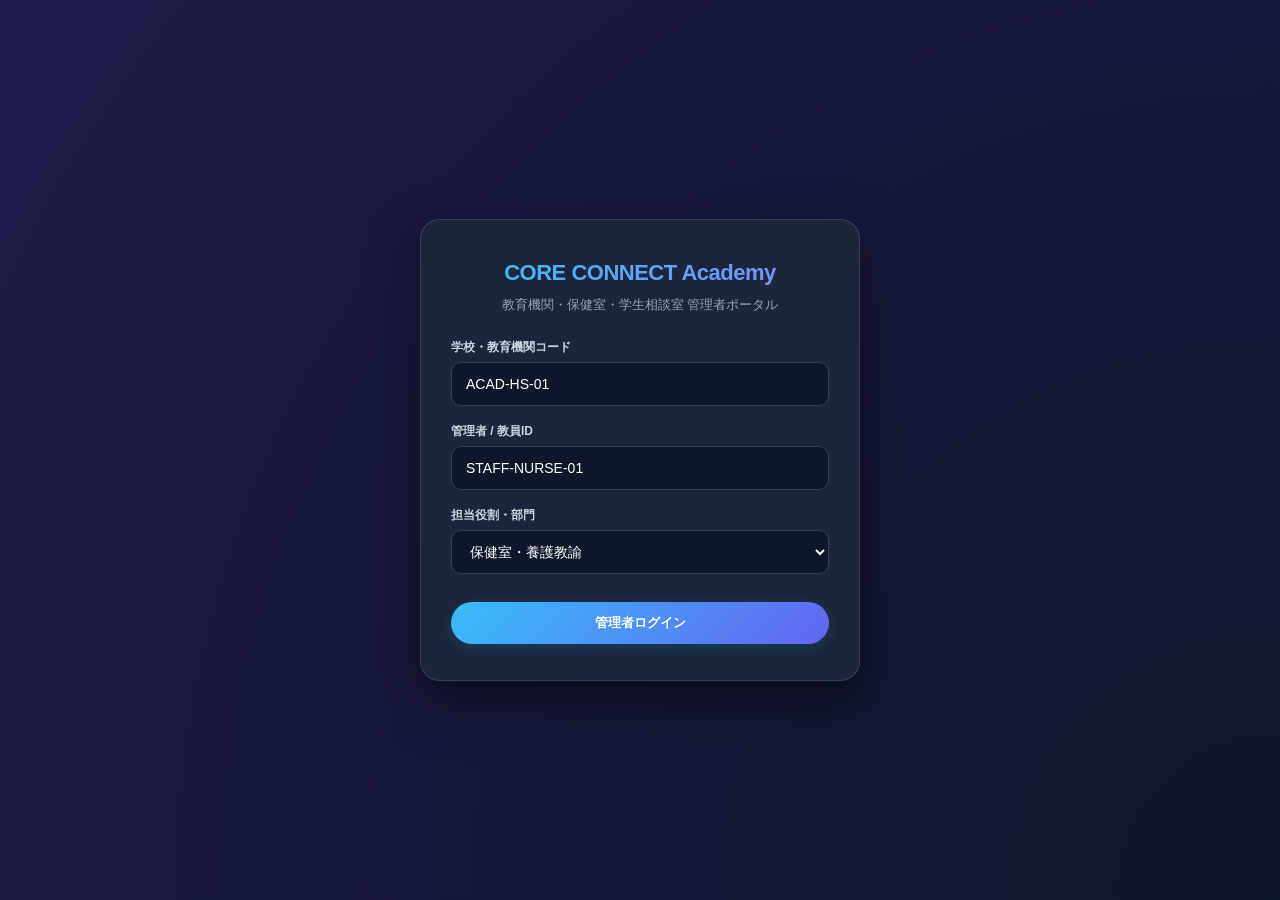
<file: admin.html>
<!DOCTYPE html>
<html lang="ja">
<head>
    <meta charset="UTF-8">
    <meta name="viewport" content="width=device-width, initial-scale=1.0, user-scalable=no, viewport-fit=cover">
    <title>CORE CONNECT Academy - 教育機関・保健室・学生相談室ダッシュボード</title>
    
    <!-- Link to the standard design system -->
    <link rel="stylesheet" href="portal.css">
    
    <style>
        .admin-login-container {
            min-height: 100vh;
            display: flex;
            align-items: center;
            justify-content: center;
            padding: 20px;
            background: radial-gradient(circle at bottom right, #0f172a 0%, #1e1b4b 100%);
        }

        .admin-login-card {
            width: 100%;
            max-width: 440px;
            background: rgba(30, 41, 59, 0.85);
            border: 1px solid rgba(148, 163, 184, 0.2);
            box-shadow: 0 20px 50px rgba(0, 0, 0, 0.5);
            backdrop-filter: blur(16px);
            -webkit-backdrop-filter: blur(16px);
            border-radius: 20px;
            padding: 36px 30px;
            color: #ffffff;
        }

        .admin-login-logo {
            text-align: center;
            font-size: 22px;
            font-weight: 800;
            letter-spacing: -0.5px;
            margin-bottom: 6px;
            background: linear-gradient(135deg, #38bdf8, #818cf8);
            -webkit-background-clip: text;
            -webkit-text-fill-color: transparent;
        }

        /* Stats Summary Grid */
        .stats-summary-grid {
            display: grid;
            grid-template-columns: repeat(auto-fit, minmax(220px, 1fr));
            gap: 16px;
            margin-bottom: 24px;
        }

        .stat-card {
            background: #ffffff;
            border: 1px solid var(--border-color);
            border-radius: 16px;
            padding: 20px;
            border-left: 4px solid var(--accent-blue);
        }

        .stat-card.warning {
            border-left-color: var(--accent-orange);
        }

        .stat-card.alert {
            border-left-color: var(--accent-red);
        }

        .stat-card.success {
            border-left-color: var(--accent-green);
        }

        .stat-value {
            font-size: 26px;
            font-weight: 800;
            margin-top: 4px;
            color: var(--text-primary);
        }

        /* Admin Table */
        .admin-table {
            width: 100%;
            border-collapse: collapse;
            text-align: left;
            font-size: 13px;
        }

        .admin-table th, .admin-table td {
            padding: 12px 16px;
            border-bottom: 1px solid var(--border-color);
        }

        .admin-table th {
            background: #f8fafc;
            color: var(--text-secondary);
            font-weight: 700;
            font-size: 12px;
        }

        .admin-table tr:hover td {
            background: #f8fafc;
        }

        .progress-bar-bg {
            width: 100%;
            height: 8px;
            background: #f1f5f9;
            border-radius: 9999px;
            overflow: hidden;
            margin-top: 6px;
        }

        .progress-bar-fill {
            height: 100%;
            background: linear-gradient(90deg, #38bdf8, #3b82f6);
            border-radius: 9999px;
        }

        .privacy-banner {
            background: #eff6ff;
            border: 1px solid #bfdbfe;
            border-radius: 12px;
            padding: 14px 18px;
            font-size: 12px;
            color: #1e40af;
            line-height: 1.6;
            margin-bottom: 24px;
        }

        /* Mobile specific overrides for admin.html */
        @media (max-width: 640px) {
            .admin-login-container {
                padding: 16px 12px;
                align-items: flex-start;
            }

            .admin-login-card {
                padding: 24px 16px;
                border-radius: 16px;
            }

            .stats-summary-grid {
                grid-template-columns: 1fr 1fr;
                gap: 10px;
            }

            .stat-card {
                padding: 12px 14px;
            }

            .stat-value {
                font-size: 20px;
            }
        }
    </style>
</head>
<body>

    <!-- 1. Admin Authentication -->
    <div class="admin-login-container" id="adminLoginSection">
        <div class="admin-login-card">
            <div class="admin-login-logo">CORE CONNECT Academy</div>
            <div style="text-align: center; font-size: 13px; color: #94a3b8; margin-bottom: 24px;">
                教育機関・保健室・学生相談室 管理者ポータル
            </div>

            <form id="academyAdminForm" onsubmit="handleAdminLogin(event)">
                <div class="form-group">
                    <label style="color: #cbd5e1;">学校・教育機関コード</label>
                    <input type="text" id="adminSchoolCode" class="form-input" required value="ACAD-HS-01" style="background:#0f172a; border-color:#334155; color:#fff;">
                </div>
                <div class="form-group">
                    <label style="color: #cbd5e1;">管理者 / 教員ID</label>
                    <input type="text" id="adminUserId" class="form-input" required value="STAFF-NURSE-01" style="background:#0f172a; border-color:#334155; color:#fff;">
                </div>
                <div class="form-group">
                    <label style="color: #cbd5e1;">担当役割・部門</label>
                    <select id="adminRole" class="form-input" style="background:#0f172a; border-color:#334155; color:#fff;">
                        <option value="保健室・養護教諭">保健室・養護教諭</option>
                        <option value="スクールカウンセラー">スクールカウンセラー (臨床心理士)</option>
                        <option value="学年主任・進路指導部">学年主任・進路指導部</option>
                        <option value="大学キャリアセンター">大学キャリアセンター / 学生相談室</option>
                    </select>
                </div>
                <button type="submit" class="btn btn-primary" style="width: 100%; border-radius: 9999px; padding: 12px; margin-top: 12px; background: linear-gradient(135deg, #38bdf8, #6366f1);">
                    管理者ログイン
                </button>
            </form>
        </div>
    </div>

    <!-- 2. Admin Dashboard Workspace -->
    <div id="adminPortalSection" style="display: none;">
        <!-- Header -->
        <header>
            <div class="logo">
                CORE CONNECT <span class="logo-badge">Academy Admin</span>
            </div>
            <div style="display: flex; align-items: center; gap: 14px;">
                <div style="font-size: 12px; color: var(--text-secondary); background: #f1f5f9; padding: 6px 14px; border-radius: 9999px; display: inline-flex; align-items: center; gap: 8px;">
                    <span class="badge badge-purple" id="displayAdminRole">保健室・養護教諭</span>
                    <span id="displayAdminSchool" style="font-weight: 700;">桜ヶ丘高等学校</span>
                </div>
                <button class="btn btn-secondary" style="padding: 6px 14px; font-size: 11px;" onclick="handleAdminLogout()">ログアウト</button>
            </div>
        </header>

        <!-- Main Content -->
        <div style="max-width: 1240px; margin: 0 auto; padding: 24px 20px 48px;">

            <!-- Privacy Policy Notice -->
            <div class="privacy-banner">
                <strong>🛡️ 教育現場プライバシー保護基準 (文部科学省・個人情報保護法準拠)</strong><br>
                本ダッシュボードで閲覧できるのは、クラス・学年・部活動単位の「匿名統計データ」です。特定の生徒の個別の脈拍やHRV数値を教員が一方的に特定・監視することはシステム上排除されており、生徒が自発的に相談室に連携を希望した場合のみ個別支援が可能です。
            </div>

            <!-- Stats Summary -->
            <div class="stats-summary-grid">
                <div class="stat-card">
                    <div style="font-size: 12px; color: var(--text-secondary); font-weight: 700;">今週の30秒スキャン実施率</div>
                    <div class="stat-value" style="color: var(--accent-blue);">78.4%</div>
                    <div style="font-size: 11px; color: var(--text-muted); margin-top: 4px;">全生徒 520名中 408名が習慣化</div>
                </div>

                <div class="stat-card success">
                    <div style="font-size: 12px; color: var(--text-secondary); font-weight: 700;">学校全体 平均自律神経 (RMSSD)</div>
                    <div class="stat-value" style="color: var(--accent-green);">52.6 ms</div>
                    <div style="font-size: 11px; color: var(--text-muted); margin-top: 4px;">青年期平均基準 (45〜65ms) 良好</div>
                </div>

                <div class="stat-card warning">
                    <div style="font-size: 12px; color: var(--text-secondary); font-weight: 700;">要ケア・過緊張トレンド検知</div>
                    <div class="stat-value" style="color: var(--accent-orange);">12.5%</div>
                    <div style="font-size: 11px; color: var(--text-muted); margin-top: 4px;">高校3年 (受験期) に集中</div>
                </div>

                <div class="stat-card alert">
                    <div style="font-size: 12px; color: var(--text-secondary); font-weight: 700;">相談室オンライン予約・SOS件数</div>
                    <div class="stat-value" style="color: var(--accent-red);">6 件</div>
                    <div style="font-size: 11px; color: var(--text-muted); margin-top: 4px;">今週の未対応リクエスト: 2件</div>
                </div>
            </div>

            <!-- Group Analytics Table -->
            <div class="glass-card" style="margin-bottom: 24px;">
                <div style="display: flex; justify-content: space-between; align-items: center; margin-bottom: 16px;">
                    <div class="panel-title">
                        <span>🏫 学年・専攻・部活動別 自律神経コンディション集計</span>
                    </div>
                    <span style="font-size: 11px; color: var(--text-muted);">毎週月曜自動集計</span>
                </div>

                <div style="overflow-x: auto;">
                    <table class="admin-table">
                        <thead>
                            <tr>
                                <th>対象グループ</th>
                                <th>対象生徒数</th>
                                <th>測定実施率</th>
                                <th>平均HRV (RMSSD)</th>
                                <th>自律神経状態判定</th>
                                <th>推奨される学校支援アクション</th>
                            </tr>
                        </thead>
                        <tbody>
                            <tr>
                                <td><strong>高校1年生 (全体)</strong></td>
                                <td>180名</td>
                                <td>
                                    <div>82%</div>
                                    <div class="progress-bar-bg"><div class="progress-bar-fill" style="width: 82%;"></div></div>
                                </td>
                                <td style="font-weight: 700; color: var(--accent-green);">56.2 ms</td>
                                <td><span class="badge badge-green">良好 (適応順調)</span></td>
                                <td style="font-size: 12px; color: var(--text-secondary);">高校生活のリズム定着・現状維持</td>
                            </tr>
                            <tr>
                                <td><strong>高校2年生 (理系特進・文系)</strong></td>
                                <td>170名</td>
                                <td>
                                    <div>76%</div>
                                    <div class="progress-bar-bg"><div class="progress-bar-fill" style="width: 76%;"></div></div>
                                </td>
                                <td style="font-weight: 700; color: var(--accent-blue);">51.4 ms</td>
                                <td><span class="badge badge-blue">通常バランス</span></td>
                                <td style="font-size: 12px; color: var(--text-secondary);">部活と勉強の両立支援、睡眠啓発</td>
                            </tr>
                            <tr>
                                <td><strong>高校3年生 (大学受験学年)</strong></td>
                                <td>170名</td>
                                <td>
                                    <div>77%</div>
                                    <div class="progress-bar-bg"><div class="progress-bar-fill" style="width: 77%;"></div></div>
                                </td>
                                <td style="font-weight: 700; color: var(--accent-orange);">41.8 ms</td>
                                <td><span class="badge badge-orange">過緊張・模試ストレス</span></td>
                                <td style="font-size: 12px; color: var(--accent-orange); font-weight: 600;">試験直前呼吸法の導入、面談の実施</td>
                            </tr>
                            <tr>
                                <td><strong>運動部・強化指定アスリート</strong></td>
                                <td>85名</td>
                                <td>
                                    <div>92%</div>
                                    <div class="progress-bar-bg"><div class="progress-bar-fill" style="width: 92%;"></div></div>
                                </td>
                                <td style="font-weight: 700; color: var(--accent-teal);">58.0 ms</td>
                                <td><span class="badge badge-green">高リカバリー</span></td>
                                <td style="font-size: 12px; color: var(--text-secondary);">大会前のオーバートレーニング予防</td>
                            </tr>
                        </tbody>
                    </table>
                </div>
            </div>

            <!-- Event & Term Correlation Insights -->
            <div class="glass-card">
                <div class="panel-title" style="margin-bottom: 12px;">
                    <span>📊 学校行事・学期サイクルにおける自律神経変動の傾向分析</span>
                </div>
                <div style="font-size: 13px; color: var(--text-secondary); line-height: 1.6;">
                    <ul>
                        <li><strong>5月・9月（新学期・夏休み明け）:</strong> 起立性調節障害や朝の覚醒度低下（RMSSDの著しいブレ）が見られやすいため、保健だよりを通じた「朝の3ステップ覚醒法」の周知が有効です。</li>
                        <li><strong>10月〜1月（模試・推薦入試・共通テスト期）:</strong> 受験生の自律神経が交感神経優位に偏る傾向。ホームルームでの「1分間Box Breathing」の実施が推奨されます。</li>
                        <li><strong>就職活動解禁期（大学3年3月〜）:</strong> 面接対策と並行した自律神経コントロール指導が、内定承諾率とメンタル維持に寄与します。</li>
                    </ul>
                </div>
            </div>

            <div style="margin-top: 24px; text-align: center;">
                <button class="btn btn-secondary" onclick="location.href='index.html'" style="border-radius: 9999px; padding: 10px 24px;">
                    ← 学生ポータル画面へ戻る
                </button>
            </div>

        </div>
    </div>

    <!-- Script Logic -->
    <script>
        function checkAdminSession() {
            const session = JSON.parse(localStorage.getItem('academy_admin_session'));
            const loginSec = document.getElementById('adminLoginSection');
            const portalSec = document.getElementById('adminPortalSection');

            if (session) {
                loginSec.style.display = 'none';
                portalSec.style.display = 'block';
                document.getElementById('displayAdminRole').innerText = session.role;
                document.getElementById('displayAdminSchool').innerText = session.schoolCode === 'ACAD-HS-01' ? '桜ヶ丘高等学校' : session.schoolCode;
            } else {
                loginSec.style.display = 'flex';
                portalSec.style.display = 'none';
            }
        }

        window.handleAdminLogin = function(event) {
            event.preventDefault();
            const schoolCode = document.getElementById('adminSchoolCode').value;
            const userId = document.getElementById('adminUserId').value;
            const role = document.getElementById('adminRole').value;

            const session = { schoolCode, userId, role };
            localStorage.setItem('academy_admin_session', JSON.stringify(session));
            checkAdminSession();
        };

        window.handleAdminLogout = function() {
            localStorage.removeItem('academy_admin_session');
            location.reload();
        };

        document.addEventListener('DOMContentLoaded', checkAdminSession);
    </script>
</body>
</html>
</file>
<file: portal.css>
/* CORE CONNECT Academy - Portal Design System */

:root {
    --bg-primary: #f8fafc;
    --bg-secondary: #ffffff;
    --bg-card: #ffffff;
    --bg-glass: rgba(255, 255, 255, 0.92);
    --border-color: rgba(226, 232, 240, 0.9);
    --border-subtle: rgba(0, 0, 0, 0.05);

    /* Academy Accent Colors (Young & Academic Modern) */
    --accent-blue: #0284c7;
    --accent-sky: #38bdf8;
    --accent-indigo: #4f46e5;
    --accent-teal: #0d9488;
    --accent-green: #10b981;
    --accent-orange: #f97316;
    --accent-pink: #ec4899;
    --accent-purple: #8b5cf6;
    --accent-red: #ef4444;

    --text-primary: #0f172a;
    --text-secondary: #64748b;
    --text-muted: #94a3b8;

    --font-sans: -apple-system, BlinkMacSystemFont, 'Outfit', 'Noto Sans JP', 'Segoe UI', Roboto, sans-serif;
    --card-shadow: 0 4px 20px -2px rgba(15, 23, 42, 0.05), 0 2px 6px -1px rgba(15, 23, 42, 0.03);
    --card-hover-shadow: 0 10px 25px -3px rgba(15, 23, 42, 0.08), 0 4px 10px -2px rgba(15, 23, 42, 0.04);
}

* {
    box-sizing: border-box;
    margin: 0;
    padding: 0;
    -webkit-tap-highlight-color: transparent;
}

html, body {
    width: 100%;
    min-height: 100vh;
    font-family: var(--font-sans);
    background-color: var(--bg-primary);
    color: var(--text-primary);
    line-height: 1.5;
    -webkit-font-smoothing: antialiased;
    overflow-x: hidden;
}

/* Header Styles */
header {
    background: var(--bg-glass);
    backdrop-filter: blur(20px);
    -webkit-backdrop-filter: blur(20px);
    border-bottom: 1px solid var(--border-color);
    padding: 12px 24px;
    display: flex;
    justify-content: space-between;
    align-items: center;
    position: sticky;
    top: 0;
    z-index: 100;
    width: 100%;
}

.logo {
    font-size: 18px;
    font-weight: 800;
    letter-spacing: -0.5px;
    color: var(--text-primary);
    display: flex;
    align-items: center;
    gap: 8px;
    white-space: nowrap;
}

.logo-badge {
    font-size: 11px;
    font-weight: 700;
    padding: 3px 8px;
    border-radius: 9999px;
    letter-spacing: 0.3px;
    background: linear-gradient(135deg, #e0f2fe 0%, #ede9fe 100%);
    color: var(--accent-indigo);
    border: 1px solid rgba(79, 70, 229, 0.15);
}

/* Layout */
.main-container {
    width: 100%;
    max-width: 1240px;
    margin: 0 auto;
    padding: 24px 20px 48px;
    display: grid;
    grid-template-columns: 1fr 340px;
    gap: 24px;
}

.workspace-panel {
    display: flex;
    flex-direction: column;
    gap: 20px;
    min-width: 0;
}

.control-panel {
    display: flex;
    flex-direction: column;
    gap: 20px;
    min-width: 0;
}

/* Cards */
.glass-card {
    background: var(--bg-card);
    border: 1px solid var(--border-color);
    border-radius: 18px;
    box-shadow: var(--card-shadow);
    padding: 24px;
    transition: all 0.2s ease;
    width: 100%;
}

.glass-card:hover {
    box-shadow: var(--card-hover-shadow);
}

.panel-title {
    font-size: 15px;
    font-weight: 700;
    color: var(--text-primary);
    display: flex;
    align-items: center;
    gap: 8px;
}

/* Buttons */
.btn {
    display: inline-flex;
    align-items: center;
    justify-content: center;
    gap: 8px;
    padding: 10px 18px;
    font-size: 13px;
    font-weight: 600;
    border-radius: 12px;
    cursor: pointer;
    transition: all 0.18s cubic-bezier(0.4, 0, 0.2, 1);
    border: none;
    text-decoration: none;
    white-space: nowrap;
    min-height: 42px;
}

.btn-primary {
    background: linear-gradient(135deg, #0284c7 0%, #4f46e5 100%);
    color: #ffffff;
    box-shadow: 0 4px 14px rgba(2, 132, 199, 0.25);
}

.btn-primary:hover {
    opacity: 0.95;
    transform: translateY(-1px);
    box-shadow: 0 6px 18px rgba(2, 132, 199, 0.35);
}

.btn-secondary {
    background: #f1f5f9;
    color: var(--text-primary);
    border: 1px solid var(--border-color);
}

.btn-secondary:hover {
    background: #e2e8f0;
    color: #0f172a;
}

.btn-pill {
    border-radius: 9999px;
}

/* Tags & Badges */
.badge {
    display: inline-flex;
    align-items: center;
    gap: 4px;
    padding: 3px 8px;
    border-radius: 6px;
    font-size: 11px;
    font-weight: 700;
    white-space: nowrap;
}

.badge-blue { background: #e0f2fe; color: #0369a1; }
.badge-green { background: #dcfce7; color: #15803d; }
.badge-orange { background: #ffedd5; color: #c2410c; }
.badge-purple { background: #f3e8ff; color: #7e22ce; }
.badge-pink { background: #fce7f3; color: #be185d; }
.badge-indigo { background: #ede9fe; color: #4338ca; }

/* Tabs */
.tab-container {
    display: flex;
    gap: 8px;
    border-bottom: 1px solid var(--border-color);
    padding-bottom: 8px;
    overflow-x: auto;
    scrollbar-width: none;
    -webkit-overflow-scrolling: touch;
}

.tab-container::-webkit-scrollbar {
    display: none;
}

.tab-btn {
    background: transparent;
    border: none;
    padding: 8px 16px;
    font-size: 13px;
    font-weight: 600;
    color: var(--text-secondary);
    border-radius: 8px;
    cursor: pointer;
    transition: all 0.15s ease;
    white-space: nowrap;
    flex-shrink: 0;
}

.tab-btn:hover {
    background: #f1f5f9;
    color: var(--text-primary);
}

.tab-btn.active {
    background: #0284c7;
    color: #ffffff;
}

/* Feed & Article Cards */
.feed-grid {
    display: grid;
    grid-template-columns: repeat(auto-fill, minmax(280px, 1fr));
    gap: 18px;
    margin-top: 16px;
}

.article-card {
    background: #ffffff;
    border: 1px solid var(--border-color);
    border-radius: 14px;
    padding: 18px;
    display: flex;
    flex-direction: column;
    justify-content: space-between;
    gap: 12px;
    cursor: pointer;
    transition: all 0.2s ease;
}

.article-card:hover {
    transform: translateY(-2px);
    box-shadow: 0 8px 20px rgba(0, 0, 0, 0.06);
    border-color: var(--accent-sky);
}

.article-category {
    font-size: 11px;
    font-weight: 700;
    text-transform: uppercase;
    letter-spacing: 0.5px;
}

.article-title {
    font-size: 14px;
    font-weight: 700;
    color: var(--text-primary);
    line-height: 1.4;
}

.article-desc {
    font-size: 12px;
    color: var(--text-secondary);
    line-height: 1.5;
}

/* Modal */
.modal-overlay {
    position: fixed;
    top: 0;
    left: 0;
    right: 0;
    bottom: 0;
    background: rgba(15, 23, 42, 0.65);
    backdrop-filter: blur(6px);
    -webkit-backdrop-filter: blur(6px);
    display: flex;
    align-items: center;
    justify-content: center;
    z-index: 1000;
    padding: 16px;
    opacity: 0;
    pointer-events: none;
    transition: opacity 0.25s ease;
}

.modal-overlay.active {
    opacity: 1;
    pointer-events: auto;
}

.modal-content {
    background: #ffffff;
    border-radius: 20px;
    width: 100%;
    max-width: 580px;
    max-height: 90vh;
    overflow-y: auto;
    padding: 28px;
    box-shadow: 0 20px 40px rgba(0, 0, 0, 0.2);
    position: relative;
    transform: scale(0.95);
    transition: transform 0.25s ease;
}

.modal-overlay.active .modal-content {
    transform: scale(1);
}

/* Fullscreen Immersive Modal */
.modal-overlay.modal-fullscreen {
    padding: 0;
    background: rgba(10, 15, 30, 0.96);
    backdrop-filter: blur(20px);
    -webkit-backdrop-filter: blur(20px);
}

.modal-overlay.modal-fullscreen .modal-content {
    max-width: 100vw;
    width: 100vw;
    height: 100vh;
    max-height: 100vh;
    border-radius: 0;
    padding: 24px 28px 36px;
    background: radial-gradient(circle at 50% 30%, #1e1b4b 0%, #0f172a 60%, #020617 100%);
    color: #ffffff;
    box-shadow: none;
    border: none;
    display: flex;
    flex-direction: column;
    justify-content: space-between;
    align-items: center;
    overflow-y: auto;
}

.modal-overlay.modal-fullscreen .modal-close {
    top: 20px;
    right: 20px;
    background: rgba(255, 255, 255, 0.15);
    color: #ffffff;
    border: 1px solid rgba(255, 255, 255, 0.2);
    width: 44px;
    height: 44px;
    font-size: 24px;
    transition: all 0.2s ease;
}

.modal-overlay.modal-fullscreen .modal-close:hover {
    background: rgba(255, 255, 255, 0.28);
    transform: scale(1.05);
}

/* =========================================================
   4-Panel Manga Theater Modal (Manga-First Hero Layout)
   ========================================================= */

.modal-overlay.manga-modal-overlay {
    background: rgba(15, 23, 42, 0.88);
    backdrop-filter: blur(14px);
    -webkit-backdrop-filter: blur(14px);
    display: flex;
    align-items: center;
    justify-content: center;
    padding: 16px;
    z-index: 1000;
}

.manga-theater-card {
    background: #ffffff;
    color: #0f172a;
    border-radius: 24px;
    width: 96vw;
    max-width: 780px;
    height: 92vh;
    max-height: 92vh;
    box-shadow: 0 25px 60px rgba(0, 0, 0, 0.5);
    display: flex;
    flex-direction: column;
    overflow: hidden;
    position: relative;
    border: 1px solid #cbd5e1;
}

/* Header Area */
.manga-theater-header {
    padding: 16px 20px 12px;
    border-bottom: 2px solid #e2e8f0;
    display: flex;
    flex-direction: column;
    align-items: center;
    position: relative;
    background: #f8fafc;
    flex-shrink: 0;
}

.manga-close-btn {
    position: absolute;
    top: 14px;
    right: 16px;
    width: 38px;
    height: 38px;
    border-radius: 50%;
    background: #e2e8f0;
    border: none;
    color: #475569;
    font-size: 22px;
    font-weight: 700;
    cursor: pointer;
    display: flex;
    align-items: center;
    justify-content: center;
    transition: all 0.2s ease;
    z-index: 10;
}

.manga-close-btn:hover {
    background: #cbd5e1;
    color: #0f172a;
    transform: scale(1.08);
}

/* Tab Bar */
.manga-tabs {
    display: flex;
    flex-wrap: wrap;
    justify-content: center;
    gap: 8px;
    margin-top: 10px;
    width: 100%;
}

.manga-tab-btn {
    background: #ffffff;
    border: 2px solid #cbd5e1;
    color: #334155 !important;
    padding: 8px 16px;
    border-radius: 9999px;
    font-size: 13px;
    font-weight: 800;
    cursor: pointer;
    white-space: nowrap;
    transition: all 0.2s ease;
    display: flex;
    align-items: center;
    gap: 6px;
    box-shadow: 0 2px 4px rgba(0, 0, 0, 0.04);
}

.manga-tab-btn:hover {
    background: #f1f5f9;
    border-color: #0284c7;
    color: #0284c7 !important;
    transform: translateY(-1px);
}

.manga-tab-btn.active {
    background: linear-gradient(135deg, #0284c7 0%, #0369a1 100%) !important;
    color: #ffffff !important;
    border-color: #0284c7 !important;
    box-shadow: 0 4px 14px rgba(2, 132, 199, 0.4) !important;
    transform: scale(1.03);
}

/* Body: Scrollable Manga-First Experience */
.manga-theater-body {
    padding: 20px 24px 40px;
    overflow-y: auto;
    flex: 1;
    display: flex;
    flex-direction: column;
    align-items: center;
    background: #f1f5f9;
    scroll-behavior: smooth;
}

/* Manga Hero Frame (Large, Clear, Top-Aligned) */
.manga-hero-frame {
    width: 100%;
    max-width: 680px;
    background: #ffffff;
    border: 3px solid #0f172a;
    border-radius: 20px;
    padding: 10px;
    box-shadow: 6px 8px 0 rgba(15, 23, 42, 0.9);
    margin-bottom: 24px;
    display: block;
}

.manga-hero-frame img {
    width: 100%;
    height: auto;
    border-radius: 12px;
    display: block;
    margin: 0 auto;
}

/* Manga Side/Below Panels */
.manga-content-flow {
    width: 100%;
    max-width: 680px;
    display: flex;
    flex-direction: column;
    gap: 16px;
}

.manga-info-card {
    background: #ffffff;
    border: 2px solid #e2e8f0;
    border-radius: 18px;
    padding: 20px 24px;
    color: #0f172a;
    border-left: 6px solid #0284c7;
    box-shadow: 0 4px 12px rgba(0, 0, 0, 0.05);
}

.manga-info-title {
    font-size: 16px;
    font-weight: 800;
    color: #0284c7;
    margin-bottom: 8px;
    display: flex;
    align-items: center;
    gap: 6px;
}

.manga-info-desc {
    font-size: 13.5px;
    color: #334155;
    line-height: 1.65;
}

.manga-solution-box {
    margin-top: 14px;
    padding-top: 14px;
    border-top: 1px dashed #cbd5e1;
}

.manga-solution-title {
    font-size: 14.5px;
    font-weight: 800;
    color: #059669;
    margin-bottom: 6px;
}

.manga-solution-desc {
    font-size: 13px;
    color: #475569;
    line-height: 1.6;
}

.manga-action-btn {
    width: 100%;
    border-radius: 9999px;
    padding: 16px 28px;
    font-size: 16px;
    font-weight: 800;
    background: linear-gradient(135deg, #0284c7 0%, #4f46e5 100%);
    box-shadow: 0 6px 20px rgba(2, 132, 199, 0.4);
    color: #ffffff;
    border: none;
    cursor: pointer;
    transition: all 0.2s ease;
    display: flex;
    align-items: center;
    justify-content: center;
    gap: 8px;
}

.manga-action-btn:hover {
    transform: translateY(-2px);
    box-shadow: 0 8px 26px rgba(2, 132, 199, 0.5);
}

.manga-timer-card {
    background: #0f172a;
    color: #ffffff;
    border: 2px solid #38bdf8;
    border-radius: 18px;
    padding: 20px 24px;
    box-shadow: 0 10px 25px rgba(2, 132, 199, 0.25);
}

.manga-panel-badge {
    position: absolute;
    top: -10px;
    left: 14px;
    background: #0f172a;
    color: #ffffff;
    font-weight: 800;
    font-size: 11px;
    padding: 2px 10px;
    border-radius: 9999px;
    letter-spacing: 0.5px;
}

.manga-panel-header {
    font-size: 13px;
    font-weight: 800;
    margin-top: 4px;
    margin-bottom: 6px;
    display: flex;
    justify-content: space-between;
    align-items: center;
}

.manga-panel-content {
    display: flex;
    align-items: center;
    gap: 12px;
    margin: 6px 0;
}

.manga-panel-icon {
    font-size: 44px;
    flex-shrink: 0;
    filter: drop-shadow(2px 2px 0 rgba(0,0,0,0.1));
}

.manga-speech-bubble {
    background: #f8fafc;
    border: 2px solid #0f172a;
    border-radius: 12px;
    padding: 8px 12px;
    font-size: 12px;
    font-weight: 700;
    line-height: 1.45;
    position: relative;
    flex: 1;
}

.manga-speech-bubble::before {
    content: '';
    position: absolute;
    left: -8px;
    top: 50%;
    transform: translateY(-50%);
    border-width: 6px 8px 6px 0;
    border-style: solid;
    border-color: transparent #0f172a transparent transparent;
}

.manga-sfx {
    font-size: 13px;
    font-weight: 900;
    color: #ef4444;
    letter-spacing: 1px;
    text-shadow: 1px 1px 0 #000;
    text-align: right;
    margin-top: 4px;
    font-family: 'Impact', 'Noto Sans JP', sans-serif;
}

.modal-close {
    position: absolute;
    top: 16px;
    right: 16px;
    background: #f1f5f9;
    border: none;
    width: 32px;
    height: 32px;
    border-radius: 50%;
    cursor: pointer;
    display: flex;
    align-items: center;
    justify-content: center;
    font-size: 18px;
    color: var(--text-secondary);
    z-index: 5;
}

.modal-close:hover {
    background: #e2e8f0;
    color: var(--text-primary);
}

/* Forms */
.form-group {
    margin-bottom: 16px;
}

.form-group label {
    display: block;
    font-size: 12px;
    font-weight: 600;
    color: var(--text-primary);
    margin-bottom: 6px;
}

.form-input {
    width: 100%;
    background: #ffffff;
    border: 1px solid var(--border-color);
    border-radius: 10px;
    padding: 11px 14px;
    color: var(--text-primary);
    font-size: 14px;
    font-family: var(--font-sans);
    transition: all 0.15s ease;
    min-height: 44px;
}

.form-input:focus {
    outline: none;
    border-color: var(--accent-blue);
    box-shadow: 0 0 0 3px rgba(2, 132, 199, 0.15);
}

/* Table Responsive */
.table-responsive {
    width: 100%;
    overflow-x: auto;
    -webkit-overflow-scrolling: touch;
}

/* =========================================================
   Responsive Breakpoints & Mobile Optimization
   ========================================================= */

@media (max-width: 980px) {
    .main-container {
        grid-template-columns: 1fr;
        padding: 16px 14px 40px;
        gap: 18px;
    }

    .glass-card {
        padding: 20px;
    }
}

@media (max-width: 640px) {
    header {
        padding: 10px 14px;
        flex-direction: column;
        align-items: flex-start;
        gap: 10px;
    }

    .logo {
        font-size: 16px;
        width: 100%;
        justify-content: space-between;
    }

    .main-container {
        padding: 12px 10px 32px;
        gap: 14px;
    }

    .glass-card {
        padding: 16px 14px;
        border-radius: 14px;
    }

    .feed-grid {
        grid-template-columns: 1fr;
        gap: 12px;
    }

    .modal-content {
        padding: 22px 16px;
        border-radius: 16px;
        max-height: 92vh;
    }

    .modal-close {
        top: 12px;
        right: 12px;
    }

    .form-input {
        font-size: 15px; /* Prevent iOS zoom */
        padding: 10px 12px;
    }

    .btn {
        padding: 9px 14px;
        font-size: 12.5px;
    }
}
</file>
